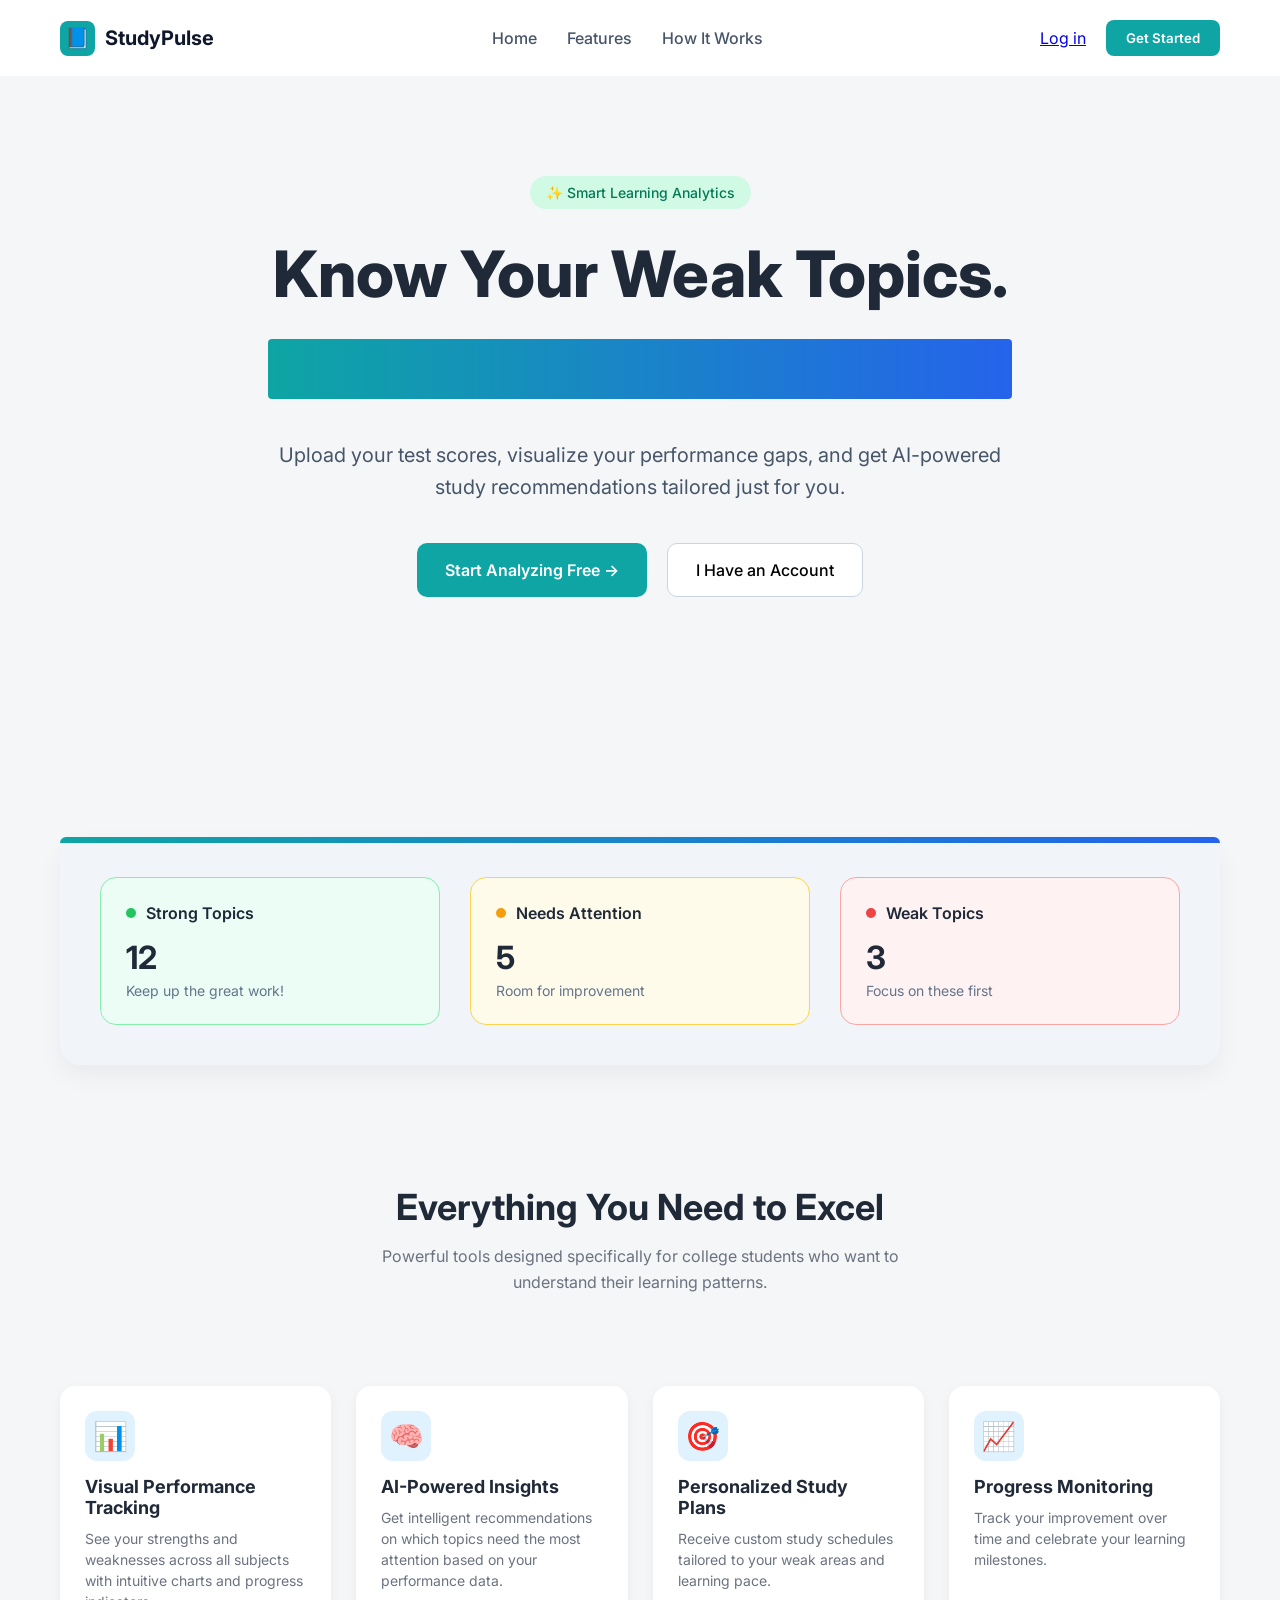
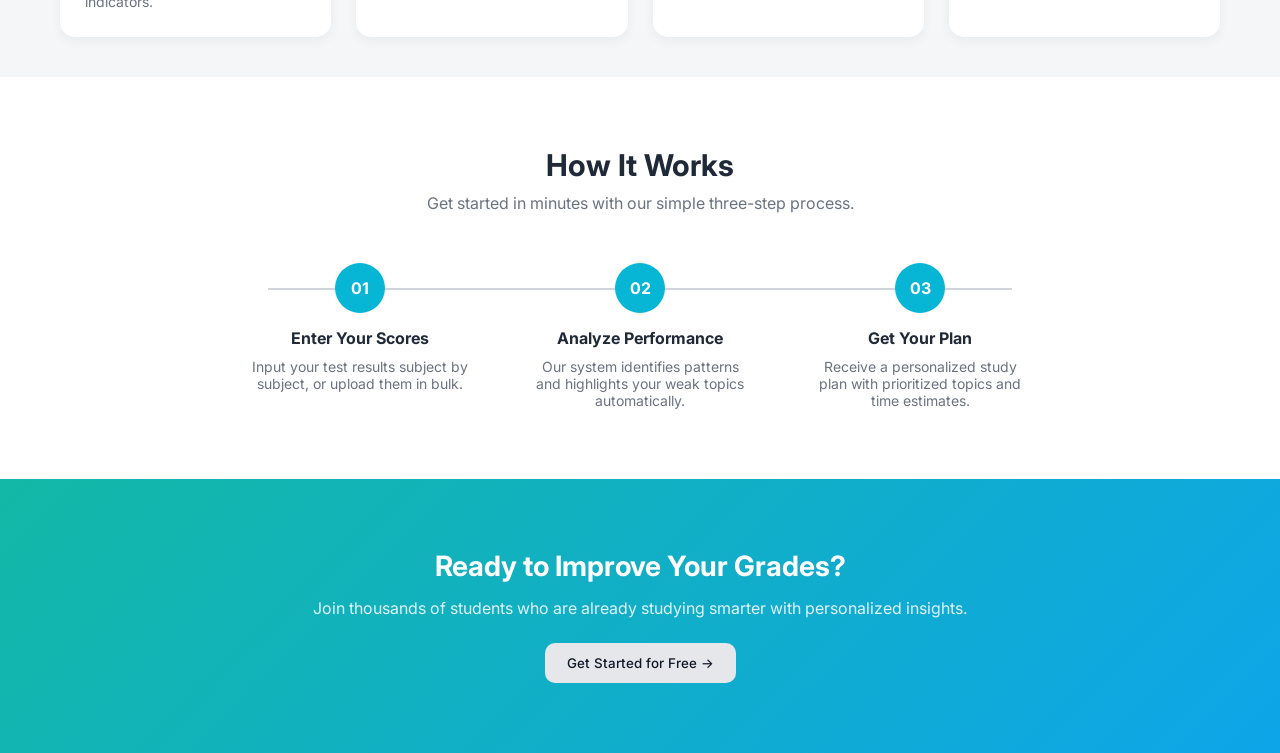
<file: Day 1/index.html>
<!DOCTYPE html>
<html lang="en">
<head>
    <meta charset="UTF-8">
    <meta name="viewport" content="width=device-width, initial-scale=1.0">
    <title>StudyPulse</title>
    <!-- Google Font -->
  <link href="https://fonts.googleapis.com/css2?family=Inter:wght@400;500;600;700;800&display=swap" rel="stylesheet">
    <!-- External CSS -->
  <link rel="stylesheet" href="./style.css" />
</head>
<body>
    <!-- Navbar -->
     <nav class="navbar">
        <div class="logo">
            <div class="logo-icon">📘</div>
            StudyPulse
        </div>
        <div class="nav-links">
            <a href="#">Home</a>
            <a href="#">Features</a>
            <a href="#">How It Works</a>
        </div>
        <div class="nav-actions">
            <!-- <a href="#">Log in</a> -->
            <a href="login.html" class="login">Log in</a>
            <button class="btn-primary">Get Started</button>
        </div>
    </nav>
    <!-- Hero Section -->
  <section class="hero">
    <div class="badge">✨ Smart Learning Analytics</div>

    <h1>Know Your Weak Topics.</h1>

    <div class="gradient-bar"></div>

    <p>
      Upload your test scores, visualize your performance gaps,
      and get AI-powered study recommendations tailored just for you.
    </p>
    <div class="hero-buttons">
      <button class="btn-large-primary" id="startBtn">
        Start Analyzing Free →
      </button>

      <button class="btn-large-outline" id="loginBtn">
        I Have an Account
      </button>
    </div>
  </section>
  <!-- Stats Section -->
   <section class="stats-section">
    <div class="stats-container">
        <div class="stat-card strong">
        <div class="stat-header">
          <span class="dot green"></span>
          <span>Strong Topics</span>
        </div>
        <h2 id="strongCount">12</h2>
        <p>Keep up the great work!</p>
      </div>
      <div class="stat-card attention">
        <div class="stat-header">
          <span class="dot orange"></span>
          <span>Needs Attention</span>
        </div>
        <h2 id="attentionCount">5</h2>
        <p>Room for improvement</p>
      </div>
      <div class="stat-card weak">
        <div class="stat-header">
          <span class="dot red"></span>
          <span>Weak Topics</span>
        </div>
        <h2 id="weakCount">3</h2>
        <p>Focus on these first</p>
      </div>

    </div>
   </section>


  <!-- Hero Section -->
  <section class="hero2">
    <h1>Everything You Need to Excel</h1>
    <p>
      Powerful tools designed specifically for college students who want to
      understand their learning patterns.
    </p>
  </section>

  <!-- Features -->
  <section class="features">

    <div class="card">
      <div class="icon">📊</div>
      <h3>Visual Performance Tracking</h3>
      <p>
        See your strengths and weaknesses across all subjects with intuitive
        charts and progress indicators.
      </p>
    </div>

    <div class="card">
      <div class="icon">🧠</div>
      <h3>AI-Powered Insights</h3>
      <p>
        Get intelligent recommendations on which topics need the most attention
        based on your performance data.
      </p>
    </div>

    <div class="card">
      <div class="icon">🎯</div>
      <h3>Personalized Study Plans</h3>
      <p>
        Receive custom study schedules tailored to your weak areas and learning
        pace.
      </p>
    </div>

    <div class="card">
      <div class="icon">📈</div>
      <h3>Progress Monitoring</h3>
      <p>
        Track your improvement over time and celebrate your learning milestones.
      </p>
    </div>

  </section>


  <!-- How It Works -->
<section class="how-it-works">
  <h2>How It Works</h2>
  <p class="subtitle">
    Get started in minutes with our simple three-step process.
  </p>

  <div class="steps">
    <div class="step">
      <div class="circle">01</div>
      <h4>Enter Your Scores</h4>
      <p>Input your test results subject by subject, or upload them in bulk.</p>
    </div>

    <div class="step">
      <div class="circle">02</div>
      <h4>Analyze Performance</h4>
      <p>Our system identifies patterns and highlights your weak topics automatically.</p>
    </div>

    <div class="step">
      <div class="circle">03</div>
      <h4>Get Your Plan</h4>
      <p>Receive a personalized study plan with prioritized topics and time estimates.</p>
    </div>
  </div>
</section>

<!-- CTA Section -->
<section class="cta">
  <h2>Ready to Improve Your Grades?</h2>
  <p>
    Join thousands of students who are already studying smarter with personalized insights.
  </p>
  <button class="cta-btn">
    Get Started for Free →
  </button>
</section>

  <!-- External JS -->
  <script src="script.js"></script>
</body>
</html>
</file>
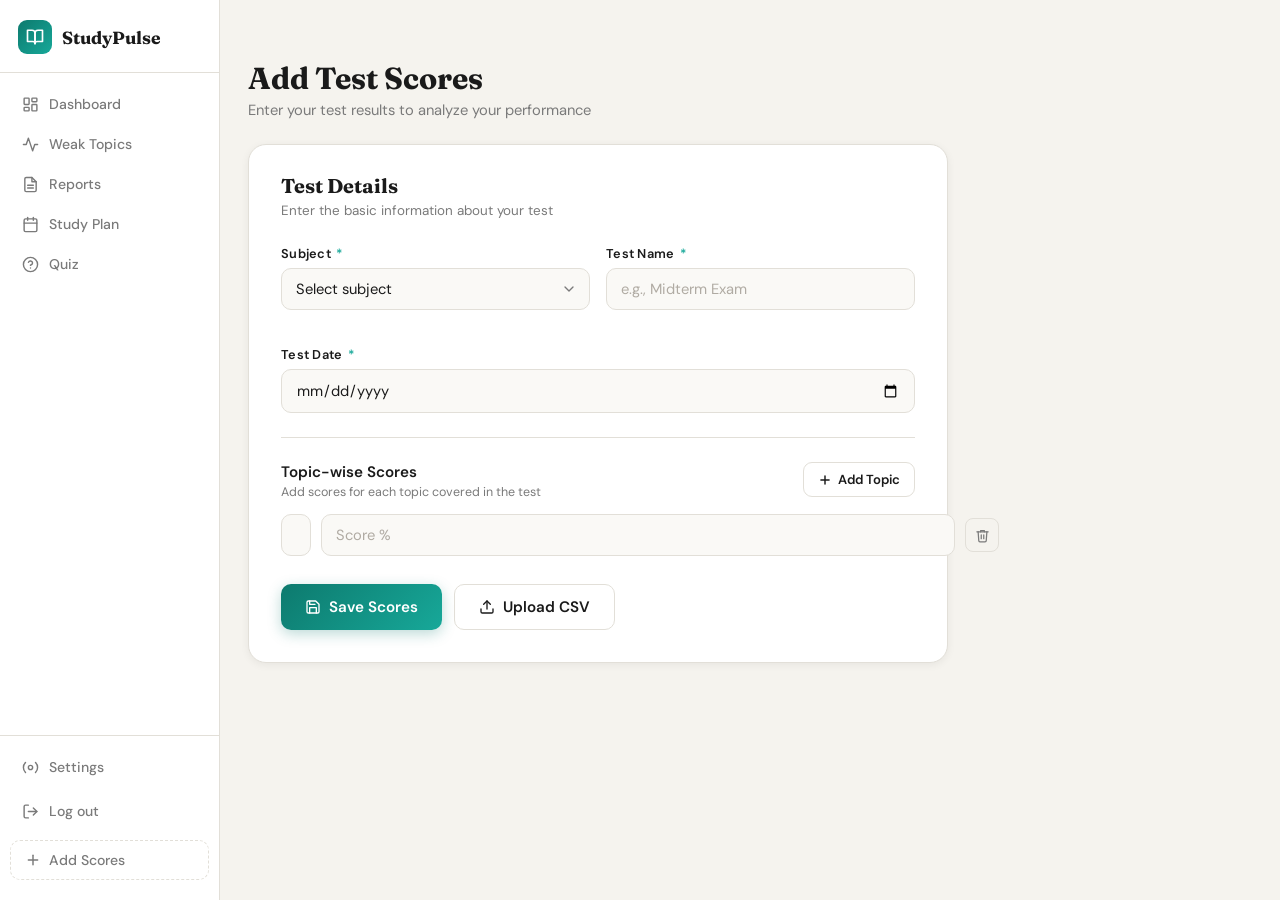
<file: Day 1/addscores.html>
<!DOCTYPE html>
<html lang="en">
<head>
  <meta charset="UTF-8"/>
  <meta name="viewport" content="width=device-width, initial-scale=1.0"/>
  <title>StudyPulse — Add Test Scores</title>
  <link href="https://fonts.googleapis.com/css2?family=Fraunces:wght@400;600;700&family=DM+Sans:wght@300;400;500;600&display=swap" rel="stylesheet"/>
  <style>
    *, *::before, *::after { box-sizing: border-box; margin: 0; padding: 0; }

    :root {
      --teal:       #17a899;
      --teal-dark:  #0d7a6e;
      --teal-light: #e6f7f5;
      --cream:      #f5f3ee;
      --white:      #ffffff;
      --ink:        #1a1a1a;
      --muted:      #7a7a7a;
      --border:     #e2dfd8;
      --sidebar-w:  220px;
      --red:        #ef4444;
      --shadow-sm:  0 2px 8px rgba(0,0,0,.06);
      --shadow:     0 4px 20px rgba(0,0,0,.09);
    }

    html, body { height: 100%; font-family: 'DM Sans', sans-serif; background: var(--cream); color: var(--ink); }

    .app { display: flex; height: 100vh; width: 100%; overflow: hidden;}

    /* ── SIDEBAR ── */
    .sidebar {
      width: var(--sidebar-w); background: var(--white);
      border-right: 1px solid var(--border);
      display: flex; flex-direction: column; flex-shrink: 0;
      transition: transform .3s ease; z-index: 100;
    }
    .sidebar-brand {
      display: flex; align-items: center; gap: 10px;
      padding: 20px 18px 18px; border-bottom: 1px solid var(--border);
    }
    .brand-logo {
      width: 34px; height: 34px; border-radius: 9px;
      background: linear-gradient(135deg, var(--teal-dark), var(--teal));
      display: flex; align-items: center; justify-content: center; flex-shrink: 0;
    }
    .brand-logo svg { width: 18px; height: 18px; }
    .brand-name { font-family: 'Fraunces', serif; font-size: 1.1rem; font-weight: 700; }

    .sidebar-nav { flex: 1; padding: 12px 10px; overflow-y: auto; }
    .nav-item {
      display: flex; align-items: center; gap: 10px;
      padding: 10px 12px; border-radius: 10px;
      font-size: .88rem; font-weight: 500; color: var(--muted);
      cursor: pointer; transition: background .15s, color .15s;
      margin-bottom: 2px; text-decoration: none;
    }
    .nav-item svg { width: 17px; height: 17px; flex-shrink: 0; }
    .nav-item:hover { background: var(--cream); color: var(--ink); }
    .nav-item.active { background: var(--teal); color: #fff; }

    .sidebar-footer { padding: 12px 10px 20px; border-top: 1px solid var(--border); }
    .add-btn {
      display: flex; align-items: center; gap: 8px;
      width: 100%; padding: 10px 14px; border-radius: 10px;
      border: 1.5px dashed var(--border); background: none;
      font-family: 'DM Sans', sans-serif; font-size: .88rem; font-weight: 500;
      color: var(--muted); cursor: pointer; transition: all .2s; margin-top: 10px;
    }
    .add-btn:hover { border-color: var(--teal); color: var(--teal); background: var(--teal-light); }
    .add-btn svg { width: 16px; height: 16px; }

    /* ── MAIN ── */
    .main { flex: 1; overflow-y: auto; display: flex; flex-direction: column; min-width: 0; }

    .topbar {
      display: flex; align-items: center; justify-content: space-between;
      padding: 18px 28px 0; position: sticky; top: 0; z-index: 10; background: var(--cream);
    }
    .menu-toggle { display: none; background: none; border: none; cursor: pointer; padding: 6px; color: var(--ink); }
    .menu-toggle svg { width: 22px; height: 22px; }
    .topbar-right { display: flex; align-items: center; gap: 12px; }
    .topbar-avatar {
      width: 36px; height: 36px; border-radius: 50%;
      background: linear-gradient(135deg, var(--teal-dark), var(--teal));
      display: flex; align-items: center; justify-content: center;
      color: #fff; font-size: .82rem; font-weight: 600;
    }
    /* .topbar-notif {
      width: 36px; height: 36px; border-radius: 50%;
      background: var(--white); border: 1px solid var(--border);
      display: flex; align-items: center; justify-content: center;
      cursor: pointer; position: relative;
    } */
    /* .topbar-notif svg { width: 17px; height: 17px; color: var(--muted); }
    .notif-dot { width: 8px; height: 8px; border-radius: 50%; background: var(--red); position: absolute; top: 6px; right: 6px; border: 1.5px solid var(--white); } */

    /* ── CONTENT ── */
    .content { padding: 20px 28px 48px; }

    .page-header { margin-bottom: 24px; animation: fadeUp .5s ease both; }
    .page-header h1 { font-family: 'Fraunces', serif; font-size: 1.9rem; font-weight: 700; }
    .page-header p  { color: var(--muted); font-size: .92rem; margin-top: 3px; }

    /* ── CARD ── */
    .card {
      background: var(--white); border-radius: 18px;
      padding: 28px 32px 32px;
      border: 1px solid var(--border);
      box-shadow: var(--shadow-sm);
      max-width: 700px;
      animation: fadeUp .5s .1s ease both;
    }

    .card-title { font-family: 'Fraunces', serif; font-size: 1.25rem; font-weight: 700; margin-bottom: 4px; }
    .card-sub   { font-size: .84rem; color: var(--muted); margin-bottom: 26px; }

    /* divider */
    .divider { height: 1px; background: var(--border); margin: 24px 0; }

    /* ── FORM FIELDS ── */
    .row-2 { display: grid; grid-template-columns: 1fr 1fr; gap: 16px; margin-bottom: 18px; }

    .field { display: flex; flex-direction: column; gap: 6px; margin-bottom: 18px; }
    .field:last-of-type { margin-bottom: 0; }

    label {
      font-size: .8rem; font-weight: 600; color: var(--ink); letter-spacing: .02em;
    }
    label .req { color: var(--teal); margin-left: 2px; }

    select, input[type="text"], input[type="date"], input[type="number"] {
      width: 100%;
      padding: 10px 14px;
      border: 1.5px solid var(--border);
      border-radius: 10px;
      font-family: 'DM Sans', sans-serif;
      font-size: .92rem;
      color: var(--ink);
      background: #faf9f6;
      outline: none;
      transition: border-color .2s, box-shadow .2s, background .2s;
      appearance: none;
    }
    select { background-image: url("data:image/svg+xml,%3Csvg xmlns='http://www.w3.org/2000/svg' width='16' height='16' viewBox='0 0 24 24' fill='none' stroke='%237a7a7a' stroke-width='2' stroke-linecap='round' stroke-linejoin='round'%3E%3Cpolyline points='6 9 12 15 18 9'/%3E%3C/svg%3E"); background-repeat: no-repeat; background-position: right 12px center; padding-right: 36px; cursor: pointer; }
    select:focus, input:focus {
      border-color: var(--teal); background: #fff;
      box-shadow: 0 0 0 3px rgba(23,168,153,.12);
    }
    input::placeholder { color: #b0aba3; }
    input[type="date"] { cursor: pointer; }

    /* ── TOPIC-WISE SCORES ── */
    .section-header {
      display: flex; align-items: flex-start; justify-content: space-between;
      margin-bottom: 14px;
    }
    .section-title { font-size: .95rem; font-weight: 600; color: var(--ink); }
    .section-desc  { font-size: .78rem; color: var(--muted); margin-top: 2px; }

    .btn-add-topic {
      display: flex; align-items: center; gap: 6px;
      padding: 8px 14px; border-radius: 9px;
      border: 1.5px solid var(--border); background: var(--white);
      font-family: 'DM Sans', sans-serif; font-size: .82rem; font-weight: 600;
      color: var(--ink); cursor: pointer; white-space: nowrap;
      transition: all .2s; flex-shrink: 0;
    }
    .btn-add-topic:hover { border-color: var(--teal); color: var(--teal); background: var(--teal-light); }
    .btn-add-topic svg { width: 14px; height: 14px; }

    .topics-list { display: flex; flex-direction: column; gap: 10px; }

    .topic-row {
      display: flex; align-items: center; gap: 10px;
      animation: fadeUp .3s ease both;
    }
    .topic-row input[type="text"] { flex: 1; }
    .score-input { width: 110px; flex-shrink: 0; }

    .btn-remove {
      width: 34px; height: 34px; border-radius: 8px;
      border: 1.5px solid var(--border); background: none;
      display: flex; align-items: center; justify-content: center;
      cursor: pointer; color: var(--muted); transition: all .2s; flex-shrink: 0;
    }
    .btn-remove:hover { border-color: var(--red); color: var(--red); background: #fee2e2; }
    .btn-remove svg { width: 15px; height: 15px; }

    /* score color feedback */
    .score-input.good  { border-color: #22c55e; }
    .score-input.mid   { border-color: #f59e0b; }
    .score-input.low   { border-color: var(--red); }

    /* ── ACTIONS ── */
    .actions {
      display: flex; gap: 12px; margin-top: 28px; flex-wrap: wrap;
    }

    .btn-save {
      display: flex; align-items: center; gap: 8px;
      padding: 12px 24px; border-radius: 10px;
      background: linear-gradient(135deg, var(--teal-dark), var(--teal));
      color: #fff; border: none;
      font-family: 'DM Sans', sans-serif; font-size: .95rem; font-weight: 600;
      cursor: pointer; transition: transform .15s, box-shadow .15s;
      box-shadow: 0 4px 14px rgba(13,122,110,.28);
      position: relative; overflow: hidden;
    }
    .btn-save:hover { transform: translateY(-1px); box-shadow: 0 6px 20px rgba(13,122,110,.36); }
    .btn-save:active { transform: translateY(0); }
    .btn-save svg { width: 16px; height: 16px; }
    .btn-save.loading { opacity: .8; pointer-events: none; }
    .btn-save .spinner {
      width: 16px; height: 16px; border: 2px solid rgba(255,255,255,.4);
      border-top-color: #fff; border-radius: 50%;
      animation: spin .7s linear infinite; display: none;
    }
    .btn-save.loading .spinner { display: block; }
    .btn-save.loading .btn-label { display: none; }

    .btn-csv {
      display: flex; align-items: center; gap: 8px;
      padding: 12px 24px; border-radius: 10px;
      border: 1.5px solid var(--border); background: var(--white);
      font-family: 'DM Sans', sans-serif; font-size: .95rem; font-weight: 600;
      color: var(--ink); cursor: pointer; transition: all .2s;
    }
    .btn-csv:hover { border-color: var(--teal); color: var(--teal); background: var(--teal-light); }
    .btn-csv svg { width: 16px; height: 16px; }

    /* ── SUCCESS TOAST ── */
    .toast {
      position: fixed; bottom: 28px; right: 28px;
      background: var(--ink); color: #fff;
      padding: 14px 20px; border-radius: 12px;
      font-size: .88rem; font-weight: 500;
      display: flex; align-items: center; gap: 10px;
      box-shadow: 0 8px 30px rgba(0,0,0,.2);
      transform: translateY(80px); opacity: 0;
      transition: transform .35s cubic-bezier(.34,1.56,.64,1), opacity .3s;
      z-index: 999;
    }
    .toast.show { transform: translateY(0); opacity: 1; }
    .toast svg { color: var(--teal); width: 18px; height: 18px; flex-shrink: 0; }

    /* sidebar overlay */
    .sidebar-overlay { display: none; position: fixed; inset: 0; background: rgba(0,0,0,.35); z-index: 99; }

    @keyframes fadeUp { from { opacity: 0; transform: translateY(14px); } to { opacity: 1; transform: translateY(0); } }
    @keyframes spin { to { transform: rotate(360deg); } }

    /* ── RESPONSIVE ── */
    @media (max-width: 720px) {
      .sidebar { position: fixed; top: 0; left: 0; height: 100%; transform: translateX(-100%); }
      .sidebar.open { transform: translateX(0); }
      .sidebar-overlay.open { display: block; }
      .menu-toggle { display: flex; }
      .content { padding: 16px 16px 40px; }
      .topbar { padding: 14px 16px 0; }
      .card { padding: 22px 18px; }
    }
    @media (max-width: 560px) {
      .row-2 { grid-template-columns: 1fr; }
      .score-input { width: 90px; }
      .actions { flex-direction: column; }
      .btn-save, .btn-csv { justify-content: center; }
      .page-header h1 { font-size: 1.55rem; }
    }
    @media (max-width: 380px) {
      .topic-row { flex-wrap: wrap; }
      .score-input { width: 100%; }
    }
  </style>
</head>
<body>
<div class="app">

  <!-- SIDEBAR -->
  <aside class="sidebar" id="sidebar">
    <div class="sidebar-brand">
      <div class="brand-logo">
        <svg viewBox="0 0 24 24" fill="none" stroke="white" stroke-width="2.2" stroke-linecap="round" stroke-linejoin="round">
          <path d="M2 3h6a4 4 0 0 1 4 4v14a3 3 0 0 0-3-3H2z"/>
          <path d="M22 3h-6a4 4 0 0 0-4 4v14a3 3 0 0 1 3-3h7z"/>
        </svg>
      </div>
      <span class="brand-name">StudyPulse</span>
    </div>
    <nav class="sidebar-nav">
      <a class="nav-item" href="#">
        <svg viewBox="0 0 24 24" fill="none" stroke="currentColor" stroke-width="2" stroke-linecap="round" stroke-linejoin="round"><rect width="7" height="9" x="3" y="3" rx="1"/><rect width="7" height="5" x="14" y="3" rx="1"/><rect width="7" height="9" x="14" y="12" rx="1"/><rect width="7" height="5" x="3" y="16" rx="1"/></svg>
        Dashboard
      </a>
      <a class="nav-item" href="#">
        <svg viewBox="0 0 24 24" fill="none" stroke="currentColor" stroke-width="2" stroke-linecap="round" stroke-linejoin="round"><polyline points="22 12 18 12 15 21 9 3 6 12 2 12"/></svg>
        Weak Topics
      </a>
      <a class="nav-item" href="#">
        <svg viewBox="0 0 24 24" fill="none" stroke="currentColor" stroke-width="2" stroke-linecap="round" stroke-linejoin="round"><path d="M14 2H6a2 2 0 0 0-2 2v16a2 2 0 0 0 2 2h12a2 2 0 0 0 2-2V8z"/><polyline points="14 2 14 8 20 8"/><line x1="16" y1="13" x2="8" y2="13"/><line x1="16" y1="17" x2="8" y2="17"/></svg>
        Reports
      </a>
      <a class="nav-item" href="#">
        <svg viewBox="0 0 24 24" fill="none" stroke="currentColor" stroke-width="2" stroke-linecap="round" stroke-linejoin="round"><rect x="3" y="4" width="18" height="18" rx="2"/><line x1="16" y1="2" x2="16" y2="6"/><line x1="8" y1="2" x2="8" y2="6"/><line x1="3" y1="10" x2="21" y2="10"/></svg>
        Study Plan
      </a>
      <a class="nav-item" href="#">
        <svg viewBox="0 0 24 24" fill="none" stroke="currentColor" stroke-width="2" stroke-linecap="round" stroke-linejoin="round"><circle cx="12" cy="12" r="10"/><path d="M9.09 9a3 3 0 0 1 5.83 1c0 2-3 3-3 3"/><line x1="12" y1="17" x2="12.01" y2="17"/></svg>
        Quiz
      </a>
    </nav>
    <div class="sidebar-footer">
      <a class="nav-item" href="#" style="margin-bottom:6px">
        <svg viewBox="0 0 24 24" fill="none" stroke="currentColor" stroke-width="2" stroke-linecap="round" stroke-linejoin="round"><circle cx="12" cy="12" r="3"/><path d="M19.07 4.93a10 10 0 0 1 0 14.14M4.93 4.93a10 10 0 0 0 0 14.14"/></svg>
        Settings
      </a>
      <a class="nav-item" href="#">
        <svg viewBox="0 0 24 24" fill="none" stroke="currentColor" stroke-width="2" stroke-linecap="round" stroke-linejoin="round"><path d="M9 21H5a2 2 0 0 1-2-2V5a2 2 0 0 1 2-2h4"/><polyline points="16 17 21 12 16 7"/><line x1="21" y1="12" x2="9" y2="12"/></svg>
        Log out
      </a>
      <button class="add-btn">
        <svg viewBox="0 0 24 24" fill="none" stroke="currentColor" stroke-width="2.2" stroke-linecap="round" stroke-linejoin="round"><line x1="12" y1="5" x2="12" y2="19"/><line x1="5" y1="12" x2="19" y2="12"/></svg>
        Add Scores
      </button>
    </div>
  </aside>

  <div class="sidebar-overlay" id="overlay"></div>

  <!-- MAIN -->
  <main class="main">
    <div class="topbar">
      <button class="menu-toggle" id="menuToggle" aria-label="Open menu">
        <svg viewBox="0 0 24 24" fill="none" stroke="currentColor" stroke-width="2" stroke-linecap="round" stroke-linejoin="round"><line x1="3" y1="6" x2="21" y2="6"/><line x1="3" y1="12" x2="21" y2="12"/><line x1="3" y1="18" x2="21" y2="18"/></svg>
      </button>
      <div class="topbar-right">
        <div class="topbar-notif">
          <svg viewBox="0 0 24 24" fill="none" stroke="currentColor" stroke-width="2" stroke-linecap="round" stroke-linejoin="round"><path d="M18 8A6 6 0 0 0 6 8c0 7-3 9-3 9h18s-3-2-3-9"/><path d="M13.73 21a2 2 0 0 1-3.46 0"/></svg>
          <!-- <div class="notif-dot"></div> -->
        </div>
        <!-- <div class="topbar-avatar">JD</div> -->
      </div>
    </div>

    <div class="content">

      <div class="page-header">
        <h1>Add Test Scores</h1>
        <p>Enter your test results to analyze your performance</p>
      </div>

      <div class="card">
        <div class="card-title">Test Details</div>
        <div class="card-sub">Enter the basic information about your test</div>

        <!-- Subject + Test Name -->
        <div class="row-2">
          <div class="field">
            <label for="subject">Subject <span class="req">*</span></label>
            <select id="subject">
              <option value="" disabled selected>Select subject</option>
              <option>Mathematics</option>
              <option>Physics</option>
              <option>Chemistry</option>
              <option>Biology</option>
              <option>Computer Science</option>
            </select>
          </div>
          <div class="field">
            <label for="testName">Test Name <span class="req">*</span></label>
            <input type="text" id="testName" placeholder="e.g., Midterm Exam"/>
          </div>
        </div>

        <!-- Test Date -->
        <div class="field">
          <label for="testDate">Test Date <span class="req">*</span></label>
          <input type="date" id="testDate"/>
        </div>

        <div class="divider"></div>

        <!-- Topic-wise Scores -->
        <div class="section-header">
          <div>
            <div class="section-title">Topic-wise Scores</div>
            <div class="section-desc">Add scores for each topic covered in the test</div>
          </div>
          <button class="btn-add-topic" id="addTopicBtn">
            <svg viewBox="0 0 24 24" fill="none" stroke="currentColor" stroke-width="2.5" stroke-linecap="round" stroke-linejoin="round"><line x1="12" y1="5" x2="12" y2="19"/><line x1="5" y1="12" x2="19" y2="12"/></svg>
            Add Topic
          </button>
        </div>

        <div class="topics-list" id="topicsList">
          <!-- initial row injected by JS -->
        </div>

        <!-- Actions -->
        <div class="actions">
          <button class="btn-save" id="saveBtn">
            <span class="btn-label" style="display:flex;align-items:center;gap:8px">
              <svg viewBox="0 0 24 24" fill="none" stroke="currentColor" stroke-width="2" stroke-linecap="round" stroke-linejoin="round"><path d="M19 21H5a2 2 0 0 1-2-2V5a2 2 0 0 1 2-2h11l5 5v11a2 2 0 0 1-2 2z"/><polyline points="17 21 17 13 7 13 7 21"/><polyline points="7 3 7 8 15 8"/></svg>
              Save Scores
            </span>
            <div class="spinner"></div>
          </button>
          <button class="btn-csv" id="csvBtn">
            <svg viewBox="0 0 24 24" fill="none" stroke="currentColor" stroke-width="2" stroke-linecap="round" stroke-linejoin="round"><path d="M21 15v4a2 2 0 0 1-2 2H5a2 2 0 0 1-2-2v-4"/><polyline points="17 8 12 3 7 8"/><line x1="12" y1="3" x2="12" y2="15"/></svg>
            Upload CSV
          </button>
        </div>

      </div>
    </div>
  </main>
</div>

<!-- Toast -->
<div class="toast" id="toast">
  <svg viewBox="0 0 24 24" fill="none" stroke="currentColor" stroke-width="2.5" stroke-linecap="round" stroke-linejoin="round"><polyline points="20 6 9 17 4 12"/></svg>
  <span id="toastMsg">Scores saved successfully!</span>
</div>

<script>
  // Sidebar
  const sidebar = document.getElementById('sidebar');
  const overlay = document.getElementById('overlay');
  document.getElementById('menuToggle').addEventListener('click', () => {
    sidebar.classList.add('open'); overlay.classList.add('open');
  });
  overlay.addEventListener('click', () => {
    sidebar.classList.remove('open'); overlay.classList.remove('open');
  });

  // Topic rows
  let topicCount = 0;
  const list = document.getElementById('topicsList');

  function addTopic(namePlaceholder) {
    topicCount++;
    const num = topicCount;
    const row = document.createElement('div');
    row.className = 'topic-row';
    row.dataset.id = num;
    row.innerHTML = `
      <input type="text" placeholder="Topic ${num} (e.g., Calculus)" class="topic-name-input"/>
      <input type="number" min="0" max="100" placeholder="Score %" class="score-input" />
      <button class="btn-remove" title="Remove topic">
        <svg viewBox="0 0 24 24" fill="none" stroke="currentColor" stroke-width="2" stroke-linecap="round" stroke-linejoin="round">
          <polyline points="3 6 5 6 21 6"/><path d="M19 6l-1 14a2 2 0 0 1-2 2H8a2 2 0 0 1-2-2L5 6"/><path d="M10 11v6"/><path d="M14 11v6"/><path d="M9 6V4h6v2"/>
        </svg>
      </button>`;

    // Score color feedback
    const scoreIn = row.querySelector('.score-input');
    scoreIn.addEventListener('input', () => {
      const v = parseInt(scoreIn.value, 10);
      scoreIn.classList.remove('good','mid','low');
      if (!isNaN(v)) {
        if (v >= 80) scoreIn.classList.add('good');
        else if (v >= 60) scoreIn.classList.add('mid');
        else scoreIn.classList.add('low');
      }
    });

    // Remove
    row.querySelector('.btn-remove').addEventListener('click', () => {
      if (list.children.length > 1) {
        row.style.opacity = '0';
        row.style.transform = 'translateX(10px)';
        row.style.transition = 'all .2s ease';
        setTimeout(() => row.remove(), 200);
      }
    });

    list.appendChild(row);
  }

  // Start with one row
  addTopic();

  document.getElementById('addTopicBtn').addEventListener('click', () => addTopic());

  // Toast helper
  function showToast(msg, duration = 3000) {
    const t = document.getElementById('toast');
    document.getElementById('toastMsg').textContent = msg;
    t.classList.add('show');
    setTimeout(() => t.classList.remove('show'), duration);
  }

  // Validation helpers
  function markError(el) {
    el.style.borderColor = 'var(--red)';
    el.style.boxShadow = '0 0 0 3px rgba(239,68,68,.1)';
    setTimeout(() => { el.style.borderColor = ''; el.style.boxShadow = ''; }, 2500);
  }

  // Save
  document.getElementById('saveBtn').addEventListener('click', async () => {
    const subject  = document.getElementById('subject');
    const testName = document.getElementById('testName');
    const testDate = document.getElementById('testDate');
    let valid = true;

    if (!subject.value)        { markError(subject); valid = false; }
    if (!testName.value.trim()){ markError(testName); valid = false; }
    if (!testDate.value)       { markError(testDate); valid = false; }

    // Check at least one topic has a name
    const rows = list.querySelectorAll('.topic-row');
    let anyFilled = false;
    rows.forEach(row => {
      const n = row.querySelector('.topic-name-input').value.trim();
      const s = row.querySelector('.score-input').value;
      if (n && s !== '') anyFilled = true;
    });
    if (!anyFilled) {
      const firstInput = list.querySelector('.topic-name-input');
      markError(firstInput); valid = false;
    }

    if (!valid) return;

    const btn = document.getElementById('saveBtn');
    btn.classList.add('loading');
    await new Promise(r => setTimeout(r, 1400));
    btn.classList.remove('loading');
    showToast('Scores saved successfully!');

    // Reset
    subject.value = '';
    testName.value = '';
    testDate.value = '';
    list.innerHTML = '';
    topicCount = 0;
    addTopic();
  });

  // CSV upload (mock)
  document.getElementById('csvBtn').addEventListener('click', () => {
    const input = document.createElement('input');
    input.type = 'file'; input.accept = '.csv';
    input.onchange = () => {
      if (input.files[0]) showToast(`"${input.files[0].name}" uploaded — parsing…`);
    };
    input.click();
  });
</script>
</body>
</html>
</file>
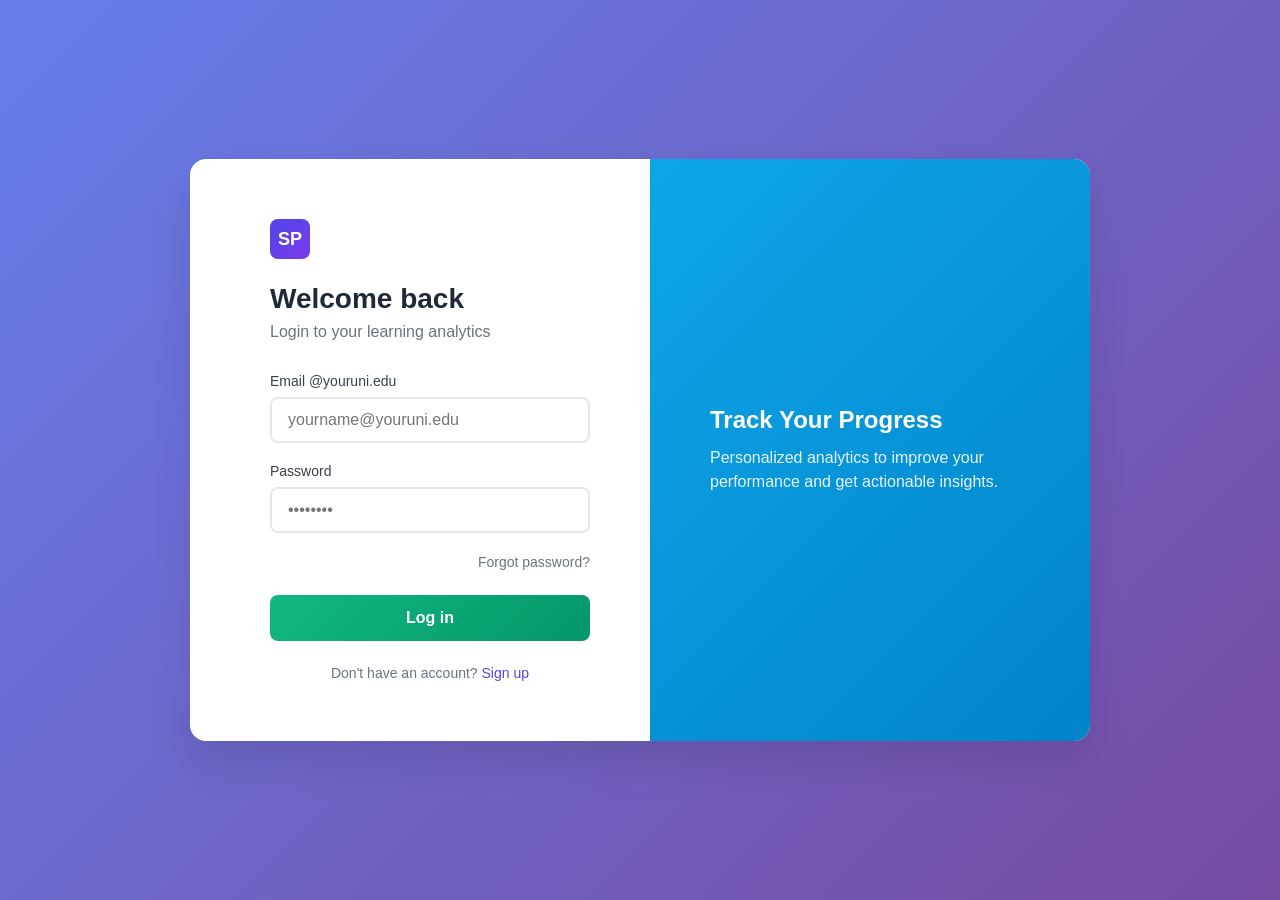
<file: Day 1/login.html>
<!DOCTYPE html>
<html lang="en">
<head>
    <meta charset="UTF-8">
    <meta name="viewport" content="width=device-width, initial-scale=1.0">
    <title>StudyPulse Login</title>
    <link rel="stylesheet" href="./login.css"/>
    </head>
<body>
    <div class="container">
        <div class="login-form">
            <div class="logo">SP</div>
            <h1>Welcome back</h1>
            <p class="subtitle">Login to your learning analytics</p>
            <form>
                <div class="form-group">
                    <label for="email">Email @youruni.edu</label>
                    <input type="email" id="email" placeholder="yourname@youruni.edu" required>
                </div>
                <div class="form-group">
                    <label for="password">Password</label>
                    <input type="password" id="password" placeholder="••••••••" required>
                </div>
                <div class="forgot-password">
                    <a href="#">Forgot password?</a>
                </div>
                <button type="submit" class="login-btn">Log in</button>
                <div class="signup-link">
                    Don't have an account? <a href="#">Sign up</a>
                </div>
            </form>
        </div>
        <div class="right-panel">
            <h2>Track Your Progress</h2>
            <p>Personalized analytics to improve your performance and get actionable insights.</p>
        </div>
    </div>
     <script src="./script.js"></script>
</body>
</html>
</file>
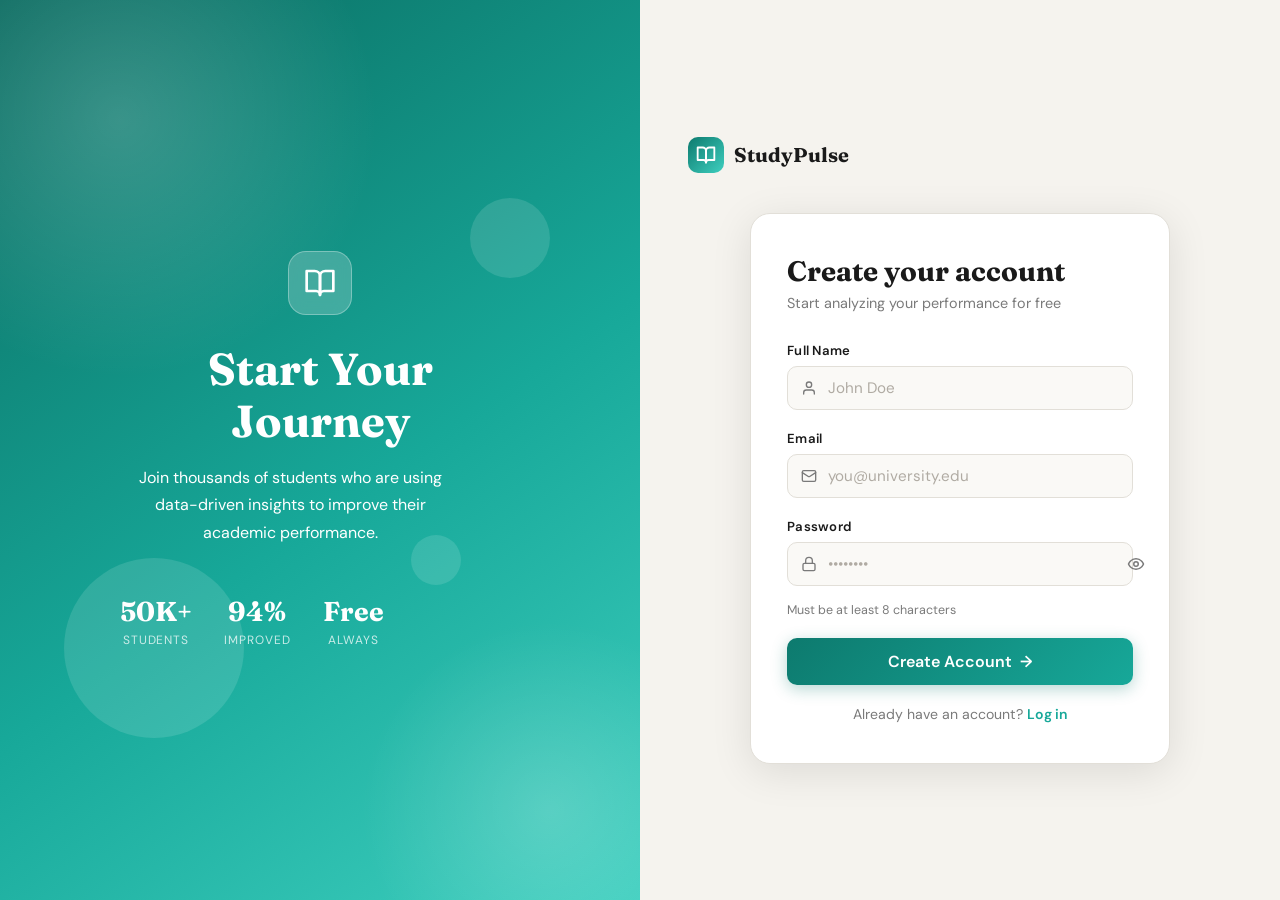
<file: Day 1/sign.html>
<!DOCTYPE html>
<html lang="en">
<head>
  <meta charset="UTF-8" />
  <meta name="viewport" content="width=device-width, initial-scale=1.0"/>
  <title>StudyPulse — Create Account</title>
  <link href="https://fonts.googleapis.com/css2?family=Fraunces:ital,wght@0,400;0,700;1,400&family=DM+Sans:wght@300;400;500;600&display=swap" rel="stylesheet"/>
  <style>
    *, *::before, *::after { box-sizing: border-box; margin: 0; padding: 0; }

    :root {
      --teal-dark:   #0d7a6e;
      --teal-mid:    #17a899;
      --teal-light:  #3ecfbf;
      --cream:       #f5f3ee;
      --white:       #ffffff;
      --ink:         #1a1a1a;
      --muted:       #7a7a7a;
      --border:      #e2dfd8;
      --error:       #d64040;
      --shadow:      0 8px 40px rgba(0,0,0,.10);
    }

    html, body {
      height: 100%;
      font-family: 'DM Sans', sans-serif;
      background: var(--cream);
      color: var(--ink);
    }

    /* ── LAYOUT ── */
    .page {
      min-height: 100vh;
      display: grid;
      grid-template-columns: 1fr 1fr;
    }

    /* ── LEFT PANEL ── */
    .hero {
      position: relative;
      overflow: hidden;
      background: linear-gradient(145deg, #0a6b60 0%, #17a899 55%, #3ecfbf 100%);
      display: flex;
      flex-direction: column;
      justify-content: center;
      align-items: center;
      padding: 60px 48px;
      color: #fff;
    }

    /* Decorative blobs */
    .hero::before,
    .hero::after {
      content: '';
      position: absolute;
      border-radius: 50%;
      opacity: .18;
    }
    .hero::before {
      width: 520px; height: 520px;
      background: radial-gradient(circle, #fff 0%, transparent 70%);
      top: -140px; left: -140px;
    }
    .hero::after {
      width: 380px; height: 380px;
      background: radial-gradient(circle, #fff 0%, transparent 70%);
      bottom: -100px; right: -100px;
    }

    /* floating decorative circles */
    .blob { position: absolute; border-radius: 50%; opacity: .12; }
    .blob-1 { width:180px;height:180px; background:#fff; bottom:18%; left:10%; animation: float 7s ease-in-out infinite; }
    .blob-2 { width:80px; height:80px;  background:#fff; top:22%; right:14%; animation: float 5s ease-in-out infinite reverse; }
    .blob-3 { width:50px; height:50px;  background:#fff; bottom:35%; right:28%; animation: float 9s ease-in-out infinite; }

    @keyframes float {
      0%,100% { transform: translateY(0); }
      50%      { transform: translateY(-18px); }
    }

    .hero-content { position: relative; z-index: 1; text-align: center; max-width: 400px; }

    .hero-icon {
      width: 64px; height: 64px;
      background: rgba(255,255,255,.2);
      backdrop-filter: blur(8px);
      border-radius: 18px;
      display: inline-flex; align-items: center; justify-content: center;
      margin-bottom: 28px;
      border: 1px solid rgba(255,255,255,.3);
      animation: fadeUp .8s ease both;
    }
    .hero-icon svg { width:32px; height:32px; }

    .hero h1 {
      font-family: 'Fraunces', serif;
      font-size: clamp(2rem, 3.5vw, 3rem);
      font-weight: 700;
      line-height: 1.15;
      margin-bottom: 18px;
      animation: fadeUp .8s .1s ease both;
    }

    .hero p {
      font-size: 1rem;
      line-height: 1.7;
      opacity: .88;
      max-width: 340px;
      animation: fadeUp .8s .2s ease both;
    }

    .hero-stats {
      display: flex; gap: 32px; margin-top: 48px;
      animation: fadeUp .8s .3s ease both;
    }
    .stat { text-align: center; }
    .stat-num {
      font-family: 'Fraunces', serif;
      font-size: 1.7rem; font-weight: 700; display: block;
    }
    .stat-label { font-size: .75rem; opacity: .75; text-transform: uppercase; letter-spacing: .08em; }

    /* ── RIGHT PANEL ── */
    .form-side {
      display: flex;
      flex-direction: column;
      justify-content: center;
      align-items: center;
      padding: 60px 48px;
      background: var(--cream);
      animation: fadeUp .8s .1s ease both;
    }

    .brand {
      display: flex; align-items: center; gap: 10px;
      margin-bottom: 40px;
      align-self: flex-start;
    }
    .brand-logo {
      width: 36px; height: 36px;
      background: linear-gradient(135deg, var(--teal-dark), var(--teal-light));
      border-radius: 10px;
      display: flex; align-items: center; justify-content: center;
    }
    .brand-logo svg { width: 20px; height: 20px; }
    .brand-name {
      font-family: 'Fraunces', serif;
      font-size: 1.25rem; font-weight: 700; color: var(--ink);
    }

    .card {
      background: var(--white);
      border-radius: 20px;
      padding: 40px 36px;
      width: 100%;
      max-width: 420px;
      box-shadow: var(--shadow);
      border: 1px solid var(--border);
    }

    .card-title {
      font-family: 'Fraunces', serif;
      font-size: 1.75rem; font-weight: 700;
      color: var(--ink); margin-bottom: 6px;
    }
    .card-sub {
      font-size: .9rem; color: var(--muted); margin-bottom: 30px;
    }

    /* ── FORM ── */
    .field { margin-bottom: 20px; }
    label {
      display: block;
      font-size: .82rem; font-weight: 600;
      color: var(--ink); margin-bottom: 7px;
      letter-spacing: .02em;
    }

    .input-wrap {
      position: relative;
    }
    .input-wrap svg {
      position: absolute; left: 14px; top: 50%; transform: translateY(-50%);
      width: 16px; height: 16px; color: var(--muted); pointer-events: none;
      transition: color .2s;
    }
    .input-wrap:focus-within svg { color: var(--teal-mid); }

    input[type="text"],
    input[type="email"],
    input[type="password"] {
      width: 100%;
      padding: 11px 14px 11px 40px;
      border: 1.5px solid var(--border);
      border-radius: 10px;
      font-family: 'DM Sans', sans-serif;
      font-size: .95rem;
      color: var(--ink);
      background: #faf9f6;
      outline: none;
      transition: border-color .2s, box-shadow .2s, background .2s;
    }
    input::placeholder { color: #b0aba3; }
    input:focus {
      border-color: var(--teal-mid);
      background: #fff;
      box-shadow: 0 0 0 3px rgba(23,168,153,.12);
    }
    input.error { border-color: var(--error); }
    input.error:focus { box-shadow: 0 0 0 3px rgba(214,64,64,.1); }

    .hint {
      font-size: .78rem; color: var(--muted); margin-top: 5px;
    }
    .hint.err { color: var(--error); }

    /* password toggle */
    .pwd-toggle {
      position: absolute; right: 12px; top: 50%; transform: translateY(-50%);
      cursor: pointer; color: var(--muted); background: none; border: none; padding: 4px;
      display: flex; align-items: center;
      transition: color .2s;
    }
    .pwd-toggle:hover { color: var(--teal-mid); }
    .pwd-toggle svg { width: 18px; height: 18px; }

    /* strength bar */
    .strength-bar {
      display: flex; gap: 4px; margin-top: 8px; opacity: 0;
      transition: opacity .3s;
    }
    .strength-bar.visible { opacity: 1; }
    .seg {
      flex: 1; height: 3px; border-radius: 99px;
      background: var(--border); transition: background .3s;
    }
    .seg.weak   { background: #e0694a; }
    .seg.medium { background: #e8a838; }
    .seg.strong { background: var(--teal-mid); }

    /* submit */
    .btn-submit {
      width: 100%; padding: 13px;
      background: linear-gradient(135deg, var(--teal-dark) 0%, var(--teal-mid) 100%);
      color: #fff;
      border: none; border-radius: 10px;
      font-family: 'DM Sans', sans-serif;
      font-size: 1rem; font-weight: 600;
      cursor: pointer; margin-top: 8px;
      display: flex; align-items: center; justify-content: center; gap: 8px;
      position: relative; overflow: hidden;
      transition: transform .15s, box-shadow .15s, opacity .2s;
      box-shadow: 0 4px 16px rgba(13,122,110,.3);
    }
    .btn-submit:hover {
      transform: translateY(-1px);
      box-shadow: 0 6px 22px rgba(13,122,110,.38);
    }
    .btn-submit:active { transform: translateY(0); }
    .btn-submit.loading { opacity: .8; pointer-events: none; }
    .btn-submit .spinner {
      width: 18px; height: 18px;
      border: 2px solid rgba(255,255,255,.4);
      border-top-color: #fff;
      border-radius: 50%;
      animation: spin .7s linear infinite;
      display: none;
    }
    .btn-submit.loading .spinner { display: block; }
    .btn-submit.loading .btn-text { display: none; }

    @keyframes spin { to { transform: rotate(360deg); } }

    .divider {
      text-align: center; font-size: .82rem; color: var(--muted); margin: 20px 0;
      position: relative;
    }
    .divider::before, .divider::after {
      content: ''; position: absolute; top: 50%; width: 40%; height: 1px; background: var(--border);
    }
    .divider::before { left: 0; } .divider::after { right: 0; }

    .login-link {
      text-align: center; font-size: .88rem; color: var(--muted);
    }
    .login-link a { color: var(--teal-mid); font-weight: 600; text-decoration: none; }
    .login-link a:hover { text-decoration: underline; }

    /* success overlay */
    .success-overlay {
      display: none;
      flex-direction: column; align-items: center; justify-content: center;
      text-align: center; padding: 10px;
    }
    .success-overlay.show { display: flex; }
    .success-icon {
      width: 64px; height: 64px; border-radius: 50%;
      background: linear-gradient(135deg, var(--teal-dark), var(--teal-light));
      display: flex; align-items: center; justify-content: center;
      margin-bottom: 20px;
      animation: pop .5s cubic-bezier(.34,1.56,.64,1);
    }
    @keyframes pop { from { transform: scale(0); opacity: 0; } to { transform: scale(1); opacity: 1; } }
    .success-icon svg { width: 30px; height: 30px; color: #fff; }
    .success-overlay h2 {
      font-family: 'Fraunces', serif; font-size: 1.5rem; margin-bottom: 8px;
    }
    .success-overlay p { color: var(--muted); font-size: .92rem; }

    /* ── ANIMATIONS ── */
    @keyframes fadeUp {
      from { opacity: 0; transform: translateY(22px); }
      to   { opacity: 1; transform: translateY(0); }
    }

    /* ── RESPONSIVE ── */
    @media (max-width: 860px) {
      .page { grid-template-columns: 1fr; }
      .hero {
        padding: 48px 32px 56px;
        min-height: 280px;
      }
      .hero h1 { font-size: 1.9rem; }
      .hero-stats { gap: 24px; }
      .form-side { padding: 40px 24px 56px; }
      .brand { align-self: center; }
      .card { padding: 32px 24px; }
    }

    @media (max-width: 480px) {
      .hero { padding: 36px 20px 44px; min-height: 240px; }
      .hero h1 { font-size: 1.6rem; }
      .hero p { font-size: .88rem; }
      .hero-stats { flex-wrap: wrap; justify-content: center; gap: 20px; }
      .form-side { padding: 32px 16px 48px; }
      .card { padding: 28px 18px; border-radius: 16px; }
      .card-title { font-size: 1.5rem; }
    }
  </style>
</head>
<body>

<div class="page">

  <!-- ── LEFT HERO ── -->
  <section class="hero" aria-hidden="true">
    <div class="blob blob-1"></div>
    <div class="blob blob-2"></div>
    <div class="blob blob-3"></div>
    <div class="hero-content">
      <div class="hero-icon">
        <svg viewBox="0 0 24 24" fill="none" stroke="currentColor" stroke-width="2" stroke-linecap="round" stroke-linejoin="round">
          <path d="M2 3h6a4 4 0 0 1 4 4v14a3 3 0 0 0-3-3H2z"/><path d="M22 3h-6a4 4 0 0 0-4 4v14a3 3 0 0 1 3-3h7z"/>
        </svg>
      </div>
      <h1>Start Your Journey</h1>
      <p>Join thousands of students who are using data-driven insights to improve their academic performance.</p>
      <div class="hero-stats">
        <div class="stat"><span class="stat-num">50K+</span><span class="stat-label">Students</span></div>
        <div class="stat"><span class="stat-num">94%</span><span class="stat-label">Improved</span></div>
        <div class="stat"><span class="stat-num">Free</span><span class="stat-label">Always</span></div>
      </div>
    </div>
  </section>

  <!-- ── RIGHT FORM SIDE ── -->
  <section class="form-side">

    <div class="brand">
      <div class="brand-logo">
        <svg viewBox="0 0 24 24" fill="none" stroke="white" stroke-width="2.2" stroke-linecap="round" stroke-linejoin="round">
          <path d="M2 3h6a4 4 0 0 1 4 4v14a3 3 0 0 0-3-3H2z"/><path d="M22 3h-6a4 4 0 0 0-4 4v14a3 3 0 0 1 3-3h7z"/>
        </svg>
      </div>
      <span class="brand-name">StudyPulse</span>
    </div>

    <div class="card">

      <!-- FORM VIEW -->
      <div id="formView">
        <h2 class="card-title">Create your account</h2>
        <p class="card-sub">Start analyzing your performance for free</p>

        <form id="signupForm" novalidate>

          <div class="field">
            <label for="fullName">Full Name</label>
            <div class="input-wrap">
              <svg viewBox="0 0 24 24" fill="none" stroke="currentColor" stroke-width="2" stroke-linecap="round" stroke-linejoin="round"><path d="M20 21v-2a4 4 0 0 0-4-4H8a4 4 0 0 0-4 4v2"/><circle cx="12" cy="7" r="4"/></svg>
              <input type="text" id="fullName" placeholder="John Doe" autocomplete="name"/>
            </div>
            <div class="hint err" id="nameErr" role="alert"></div>
          </div>

          <div class="field">
            <label for="email">Email</label>
            <div class="input-wrap">
              <svg viewBox="0 0 24 24" fill="none" stroke="currentColor" stroke-width="2" stroke-linecap="round" stroke-linejoin="round"><rect width="20" height="16" x="2" y="4" rx="2"/><path d="m22 7-8.97 5.7a1.94 1.94 0 0 1-2.06 0L2 7"/></svg>
              <input type="email" id="email" placeholder="you@university.edu" autocomplete="email"/>
            </div>
            <div class="hint err" id="emailErr" role="alert"></div>
          </div>

          <div class="field">
            <label for="password">Password</label>
            <div class="input-wrap">
              <svg viewBox="0 0 24 24" fill="none" stroke="currentColor" stroke-width="2" stroke-linecap="round" stroke-linejoin="round"><rect width="18" height="11" x="3" y="11" rx="2" ry="2"/><path d="M7 11V7a5 5 0 0 1 10 0v4"/></svg>
              <input type="password" id="password" placeholder="••••••••" autocomplete="new-password"/>
              <button type="button" class="pwd-toggle" id="pwdToggle" aria-label="Toggle password visibility">
                <svg id="eyeIcon" viewBox="0 0 24 24" fill="none" stroke="currentColor" stroke-width="2" stroke-linecap="round" stroke-linejoin="round"><path d="M2 12s3-7 10-7 10 7 10 7-3 7-10 7-10-7-10-7z"/><circle cx="12" cy="12" r="3"/></svg>
              </button>
            </div>
            <div class="strength-bar" id="strengthBar">
              <div class="seg" id="s1"></div>
              <div class="seg" id="s2"></div>
              <div class="seg" id="s3"></div>
              <div class="seg" id="s4"></div>
            </div>
            <div class="hint" id="pwdHint">Must be at least 8 characters</div>
            <div class="hint err" id="pwdErr" role="alert"></div>
          </div>

          <button type="submit" class="btn-submit" id="submitBtn">
            <span class="btn-text">Create Account &nbsp;→</span>
            <div class="spinner"></div>
          </button>

        </form>

        <div class="login-link" style="margin-top:20px">
          Already have an account? <a href="#">Log in</a>
        </div>
      </div>

      <!-- SUCCESS VIEW -->
      <div class="success-overlay" id="successView">
        <div class="success-icon">
          <svg viewBox="0 0 24 24" fill="none" stroke="currentColor" stroke-width="2.5" stroke-linecap="round" stroke-linejoin="round"><polyline points="20 6 9 17 4 12"/></svg>
        </div>
        <h2>Account Created!</h2>
        <p>Welcome aboard. Redirecting you to your dashboard…</p>
      </div>

    </div>
  </section>
</div>

<script>
  // ── Password visibility toggle ──
  const pwdInput   = document.getElementById('password');
  const pwdToggle  = document.getElementById('pwdToggle');
  const eyeIcon    = document.getElementById('eyeIcon');

  const eyeOpen  = `<path d="M2 12s3-7 10-7 10 7 10 7-3 7-10 7-10-7-10-7z"/><circle cx="12" cy="12" r="3"/>`;
  const eyeClosed = `<path d="M17.94 17.94A10.07 10.07 0 0 1 12 20c-7 0-11-8-11-8a18.45 18.45 0 0 1 5.06-5.94"/><path d="M9.9 4.24A9.12 9.12 0 0 1 12 4c7 0 11 8 11 8a18.5 18.5 0 0 1-2.16 3.19"/><line x1="1" y1="1" x2="23" y2="23"/>`;

  pwdToggle.addEventListener('click', () => {
    const show = pwdInput.type === 'password';
    pwdInput.type = show ? 'text' : 'password';
    eyeIcon.innerHTML = show ? eyeClosed : eyeOpen;
  });

  // ── Password strength ──
  const strengthBar = document.getElementById('strengthBar');
  const segs = [document.getElementById('s1'), document.getElementById('s2'),
                document.getElementById('s3'), document.getElementById('s4')];

  function getStrength(val) {
    let score = 0;
    if (val.length >= 8)  score++;
    if (val.length >= 12) score++;
    if (/[A-Z]/.test(val) && /[a-z]/.test(val)) score++;
    if (/\d/.test(val) || /[^A-Za-z0-9]/.test(val)) score++;
    return score;
  }

  pwdInput.addEventListener('input', () => {
    const val = pwdInput.value;
    strengthBar.classList.toggle('visible', val.length > 0);
    const score = getStrength(val);
    const cls = score <= 1 ? 'weak' : score <= 2 ? 'medium' : 'strong';
    segs.forEach((s, i) => {
      s.className = 'seg';
      if (i < score) s.classList.add(cls);
    });
  });

  // ── Validation helpers ──
  function showErr(inputId, errId, msg) {
    document.getElementById(inputId).classList.add('error');
    document.getElementById(errId).textContent = msg;
  }
  function clearErr(inputId, errId) {
    document.getElementById(inputId).classList.remove('error');
    document.getElementById(errId).textContent = '';
  }

  // live clear on input
  document.getElementById('fullName').addEventListener('input',  () => clearErr('fullName','nameErr'));
  document.getElementById('email').addEventListener('input',     () => clearErr('email','emailErr'));
  document.getElementById('password').addEventListener('input',  () => clearErr('password','pwdErr'));

  // ── Form submit ──
  document.getElementById('signupForm').addEventListener('submit', async (e) => {
    e.preventDefault();
    const name  = document.getElementById('fullName').value.trim();
    const email = document.getElementById('email').value.trim();
    const pwd   = document.getElementById('password').value;
    let valid = true;

    clearErr('fullName','nameErr'); clearErr('email','emailErr'); clearErr('password','pwdErr');

    if (!name) { showErr('fullName','nameErr','Please enter your full name.'); valid = false; }
    if (!email || !/^[^\s@]+@[^\s@]+\.[^\s@]+$/.test(email)) {
      showErr('email','emailErr','Please enter a valid email address.'); valid = false;
    }
    if (pwd.length < 8) { showErr('password','pwdErr','Password must be at least 8 characters.'); valid = false; }

    if (!valid) return;

    const btn = document.getElementById('submitBtn');
    btn.classList.add('loading');

    // Simulate async request
    await new Promise(r => setTimeout(r, 1600));

    btn.classList.remove('loading');
    document.getElementById('formView').style.display  = 'none';
    document.getElementById('successView').classList.add('show');
  });
</script>
</body>
</html>
</file>
<file: Day 1/style.css>
* {
  margin: 0;
  padding: 0;
  box-sizing: border-box;
  font-family: "Inter", sans-serif;
}

body {
  background: #f4f6f7;
  color: #1f2937;
}

/* Navbar */
.navbar {
  display: flex;
  justify-content: space-between;
  align-items: center;
  padding: 20px 60px;
  background: white;
}

.logo {
  display: flex;
  align-items: center;
  gap: 10px;
  font-weight: 700;
  font-size: 20px;
  color: #0f172a;
}

.logo-icon {
  width: 35px;
  height: 35px;
  background: #0ea5a4;
  border-radius: 8px;
  display: flex;
  align-items: center;
  justify-content: center;
  color: white;
  font-weight: bold;
}

.nav-links {
  display: flex;
  gap: 30px;
  font-weight: 500;
  color: #475569;
}

.nav-links a {
  text-decoration: none;
  color: inherit;
}

.nav-actions {
  display: flex;
  align-items: center;
  gap: 20px;
}

.btn-primary {
  padding: 10px 20px;
  border-radius: 8px;
  background: #0ea5a4;
  color: white;
  border: none;
  cursor: pointer;
  font-weight: 600;
  transition: 0.3s ease;
}

.btn-primary:hover {
  background: #0c8c8b;
}

/* Hero Section */
.hero {
  text-align: center;
  padding: 100px 20px 120px;
}

.badge {
  display: inline-block;
  padding: 8px 16px;
  background: #d1fae5;
  color: #047857;
  border-radius: 999px;
  font-size: 14px;
  font-weight: 500;
  margin-bottom: 30px;
}

.hero h1 {
  font-size: 64px;
  font-weight: 800;
  margin-bottom: 30px;
  line-height: 1.1;
}

.gradient-bar {
  width: 60%;
  height: 60px;
  margin: 0 auto 40px;
  background: linear-gradient(to right, #0ea5a4, #2563eb);
  border-radius: 4px;
}

.hero p {
  max-width: 750px;
  margin: 0 auto 40px;
  font-size: 20px;
  color: #475569;
  line-height: 1.6;
}

.hero-buttons {
  display: flex;
  justify-content: center;
  gap: 20px;
  flex-wrap: wrap;
}

.btn-large-primary {
  padding: 16px 28px;
  background: #0ea5a4;
  border: none;
  border-radius: 10px;
  color: white;
  font-size: 16px;
  font-weight: 600;
  cursor: pointer;
  transition: 0.3s ease;
}

.btn-large-primary:hover {
  background: #0c8c8b;
}

.btn-large-outline {
  padding: 16px 28px;
  border-radius: 10px;
  border: 1px solid #cbd5e1;
  background: white;
  font-size: 16px;
  cursor: pointer;
  font-weight: 500;
  transition: 0.3s ease;
}

.btn-large-outline:hover {
  background: #f1f5f9;
}

/* Responsive */
@media (max-width: 768px) {
  .hero h1 {
    font-size: 40px;
  }

  .gradient-bar {
    width: 80%;
    height: 40px;
  }

  .navbar {
    padding: 20px;
  }

  .nav-links {
    display: none;
  }
}
/* ============================= */
/* Stats Section */
/* ============================= */

.stats-section {
  margin: 80px auto;
  padding: 40px 20px;
  max-width: 1200px;
}

.stats-container {
  background: #f1f5f9;
  border-radius: 20px;
  padding: 40px;
  box-shadow: 0 10px 25px rgba(0, 0, 0, 0.05);
  position: relative;
}

/* Top gradient line */
.stats-container::before {
  content: "";
  position: absolute;
  top: 0;
  left: 0;
  height: 6px;
  width: 100%;
  background: linear-gradient(to right, #0ea5a4, #2563eb);
  border-top-left-radius: 20px;
  border-top-right-radius: 20px;
}

.stats-container {
  display: flex;
  gap: 30px;
  justify-content: space-between;
  flex-wrap: wrap;
}

.stat-card {
  flex: 1;
  min-width: 250px;
  border-radius: 16px;
  padding: 25px;
  background: white;
  border: 1px solid transparent;
  transition: 0.3s ease;
}

.stat-card h2 {
  font-size: 32px;
  margin: 15px 0 5px;
}

.stat-card p {
  color: #64748b;
  font-size: 14px;
}

/* Header */
.stat-header {
  display: flex;
  align-items: center;
  gap: 10px;
  font-weight: 600;
}

/* Dots */
.dot {
  width: 10px;
  height: 10px;
  border-radius: 50%;
}

.green { background: #22c55e; }
.orange { background: #f59e0b; }
.red { background: #ef4444; }

/* Card Variants */
.stat-card.strong {
  background: #ecfdf5;
  border-color: #86efac;
}

.stat-card.attention {
  background: #fffbeb;
  border-color: #fcd34d;
}

.stat-card.weak {
  background: #fef2f2;
  border-color: #fca5a5;
}

/* Responsive */
@media (max-width: 900px) {
  .stats-container {
    flex-direction: column;
  }
}


/* Hero */
.hero2 {
  text-align: center;
  margin: 80px 20px 50px;
}

.hero2 h1 {
  font-size: 36px;
  margin-bottom: 15px;
}

.hero2 p {
  color: #6b7280;
  max-width: 600px;
  margin: auto;
  line-height: 1.6;
}

/* Features */
.features {
  display: grid;
  grid-template-columns: repeat(auto-fit, minmax(220px, 1fr));
  gap: 25px;
  padding: 40px 60px;
}

/* Card */
.card {
  background: white;
  padding: 25px;
  border-radius: 15px;
  box-shadow: 0 4px 12px rgba(0,0,0,0.05);
  transition: transform 0.2s ease, box-shadow 0.2s ease;
}

.card:hover {
  transform: translateY(-6px);
  box-shadow: 0 8px 20px rgba(0,0,0,0.08);
}

.icon {
  font-size: 28px;
  background: #e0f2fe;
  width: 50px;
  height: 50px;
  display: flex;
  align-items: center;
  justify-content: center;
  border-radius: 12px;
  margin-bottom: 15px;
}

.card h3 {
  font-size: 18px;
  margin-bottom: 10px;
}

.card p {
  color: #6b7280;
  font-size: 14px;
  line-height: 1.5;
}


/* How It Works */
.how-it-works {
  text-align: center;
  padding: 70px 20px;
  background: #ffffff;
}

.how-it-works h2 {
  font-size: 30px;
  margin-bottom: 10px;
}

.subtitle {
  color: #6b7280;
  margin-bottom: 50px;
}

.steps {
  display: flex;
  justify-content: center;
  gap: 60px;
  position: relative;
  flex-wrap: wrap;
}

/* line between steps */
.steps::before {
  content: "";
  position: absolute;
  top: 25px;
  left: 20%;
  right: 20%;
  height: 2px;
  background: #d1d5db;
  z-index: 0;
}

.step {
  max-width: 220px;
  text-align: center;
  position: relative;
  z-index: 1;
}

.circle {
  width: 50px;
  height: 50px;
  background: #06b6d4;
  color: white;
  border-radius: 50%;
  display: flex;
  align-items: center;
  justify-content: center;
  margin: 0 auto 15px;
  font-weight: bold;
}

.step h4 {
  margin-bottom: 10px;
}

.step p {
  font-size: 14px;
  color: #6b7280;
}

/* CTA Section */
.cta {
  text-align: center;
  padding: 70px 20px;
  background: linear-gradient(135deg, #14b8a6, #0ea5e9);
  color: white;
}

.cta h2 {
  font-size: 28px;
  margin-bottom: 15px;
}

.cta p {
  margin-bottom: 25px;
  color: #e0f2fe;
}

.cta-btn {
  background: #e5e7eb;
  color: #111827;
  border: none;
  padding: 12px 22px;
  border-radius: 10px;
  cursor: pointer;
  font-weight: 500;
  transition: 0.2s;
}

.cta-btn:hover {
  background: white;
}
</file>
<file: Day 1/login.css>
* {
            margin: 0;
            padding: 0;
            box-sizing: border-box;
        }

        body {
            font-family: -apple-system, BlinkMacSystemFont, 'Segoe UI', Roboto, Oxygen, Ubuntu, Cantarell, sans-serif;
            background: linear-gradient(135deg, #667eea 0%, #764ba2 100%);
            min-height: 100vh;
            display: flex;
            align-items: center;
            justify-content: center;
            padding: 20px;
        }

        .container {
            display: flex;
            max-width: 900px;
            width: 100%;
            background: white;
            border-radius: 16px;
            box-shadow: 0 20px 40px rgba(0,0,0,0.1);
            overflow: hidden;
        }

        .login-form {
            flex: 1;
            padding: 60px 60px 60px 80px;
            display: flex;
            flex-direction: column;
            justify-content: center;
        }

        .logo {
            width: 40px;
            height: 40px;
            background: linear-gradient(135deg, #4f46e5, #7c3aed);
            border-radius: 8px;
            margin-bottom: 24px;
            display: flex;
            align-items: center;
            justify-content: center;
            color: white;
            font-weight: bold;
            font-size: 18px;
        }

        h1 {
            font-size: 28px;
            font-weight: 700;
            color: #1f2937;
            margin-bottom: 8px;
        }

        .subtitle {
            color: #6b7280;
            font-size: 16px;
            margin-bottom: 32px;
        }

        .form-group {
            margin-bottom: 20px;
        }

        label {
            display: block;
            font-size: 14px;
            font-weight: 500;
            color: #374151;
            margin-bottom: 8px;
        }

        input {
            width: 100%;
            padding: 12px 16px;
            border: 2px solid #e5e7eb;
            border-radius: 8px;
            font-size: 16px;
            transition: border-color 0.2s, box-shadow 0.2s;
        }

        input:focus {
            outline: none;
            border-color: #4f46e5;
            box-shadow: 0 0 0 3px rgba(79, 70, 229, 0.1);
        }

        .forgot-password {
            text-align: right;
            margin-bottom: 24px;
        }

        .forgot-password a {
            color: #6b7280;
            font-size: 14px;
            text-decoration: none;
        }

        .forgot-password a:hover {
            color: #4f46e5;
        }

        .login-btn {
            width: 100%;
            padding: 14px;
            background: linear-gradient(135deg, #10b981, #059669);
            color: white;
            border: none;
            border-radius: 8px;
            font-size: 16px;
            font-weight: 600;
            cursor: pointer;
            transition: transform 0.2s, box-shadow 0.2s;
        }

        .login-btn:hover {
            transform: translateY(-1px);
            box-shadow: 0 10px 20px rgba(16, 185, 129, 0.3);
        }

        .signup-link {
            text-align: center;
            margin-top: 24px;
            color: #6b7280;
            font-size: 14px;
        }

        .signup-link a {
            color: #4f46e5;
            font-weight: 500;
            text-decoration: none;
        }

        .signup-link a:hover {
            text-decoration: underline;
        }

        .right-panel {
            flex: 1;
            background: linear-gradient(135deg, #0ea5e9 0%, #0284c7 100%);
            padding: 60px;
            display: flex;
            flex-direction: column;
            justify-content: center;
            color: white;
            position: relative;
        }

        .right-panel h2 {
            font-size: 24px;
            font-weight: 700;
            margin-bottom: 12px;
        }

        .right-panel p {
            font-size: 16px;
            opacity: 0.9;
            line-height: 1.5;
        }

        .activate-badge {
            position: absolute;
            top: 40px;
            right: 40px;
            background: rgba(255,255,255,0.2);
            backdrop-filter: blur(10px);
            padding: 8px 16px;
            border-radius: 20px;
            font-size: 12px;
            font-weight: 500;
        }

        @media (max-width: 768px) {
            .container {
                flex-direction: column;
                border-radius: 12px;
            }

            .login-form {
                padding: 40px 40px 40px 40px;
            }

            .right-panel {
                padding: 40px;
                text-align: center;
            }

            .activate-badge {
                position: static;
                margin-bottom: 20px;
                align-self: center;
            }
        }

        @media (max-width: 480px) {
            body {
                padding: 10px;
            }

            .login-form {
                padding: 30px 20px;
            }

            .right-panel {
                padding: 30px 20px;
            }
        }
</file>
